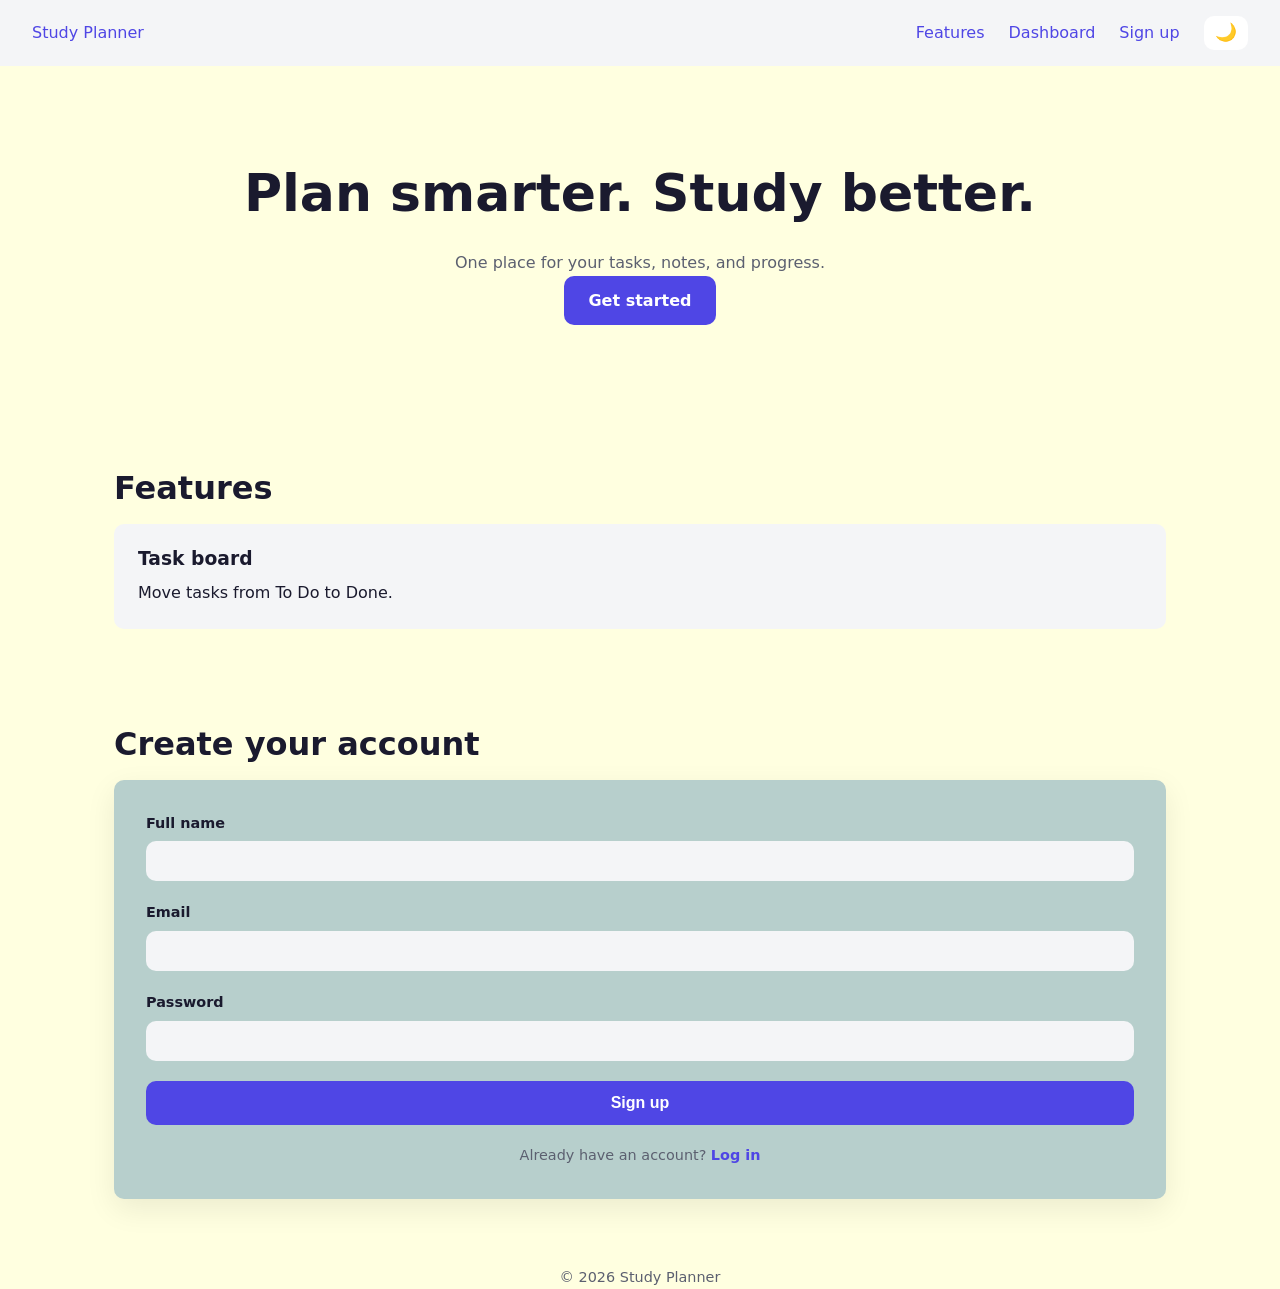
<file: index.html>
<!DOCTYPE html>
<html lang="en">
<head>
  <meta charset="UTF-8" />
  <meta name="viewport" content="width=device-width, initial-scale=1.0" />
  <meta name="description" content="Plan your studies, track tasks, and take notes in one place." />
  <title>Study Planner</title>
  <link rel="stylesheet" href="css/styles.css" />
</head>
<body>
  <header>
    <a href="index.html">Study Planner</a>
    <nav aria-label="Main navigation">
      <ul>
        <li><a href="#features">Features</a></li>
        <li><a href="dashboard.html">Dashboard</a></li>
        <li><a href="#signup">Sign up</a></li>
      </ul>
      <button id="theme-toggle" type="button" aria-label="Toggle dark mode">🌙</button>
    </nav>
  </header>

  <main class="auth-page">
    <section id="hero">
      <h1>Plan smarter. Study better.</h1>
      <p>One place for your tasks, notes, and progress.</p>
      <a href="#signup">Get started</a>
    </section>

    <section id="features">
      <h2>Features </h2>
      <article>
        <h3>Task board</h3>
        <p>Move tasks from To Do to Done.</p>
      </article>
      <!-- add 2 more articles: Notes, Progress charts -->
    </section>

    <section id="signup">
      <h2>Create your account </h2>
      <form class="signup-form" action="#" method="post">


    <div class="form-group">
      <label for="name">Full name</label>
      <input type="text" id="name" name="name" required />
    </div>

    <div class="form-group">
      <label for="email">Email</label>
      <input type="email" id="email" name="email" required />
    </div>

    <div class="form-group">
      <label for="password">Password</label>
      <input type="password" id="password" name="password" minlength="8" required />
    </div>

    <button type="submit" class="btn">Sign up</button>
    <p class="form-footer">Already have an account? <a href="login.html">Log in</a></p>
  </form>
    </section>
  </main>

  <footer class="form-footer">
    <p>&copy; 2026 Study Planner</p>
  </footer>
</body>

<script src="js/script.js"></script>
<script type="module" src="js/dashboard.js"></script>
</html>
</file>
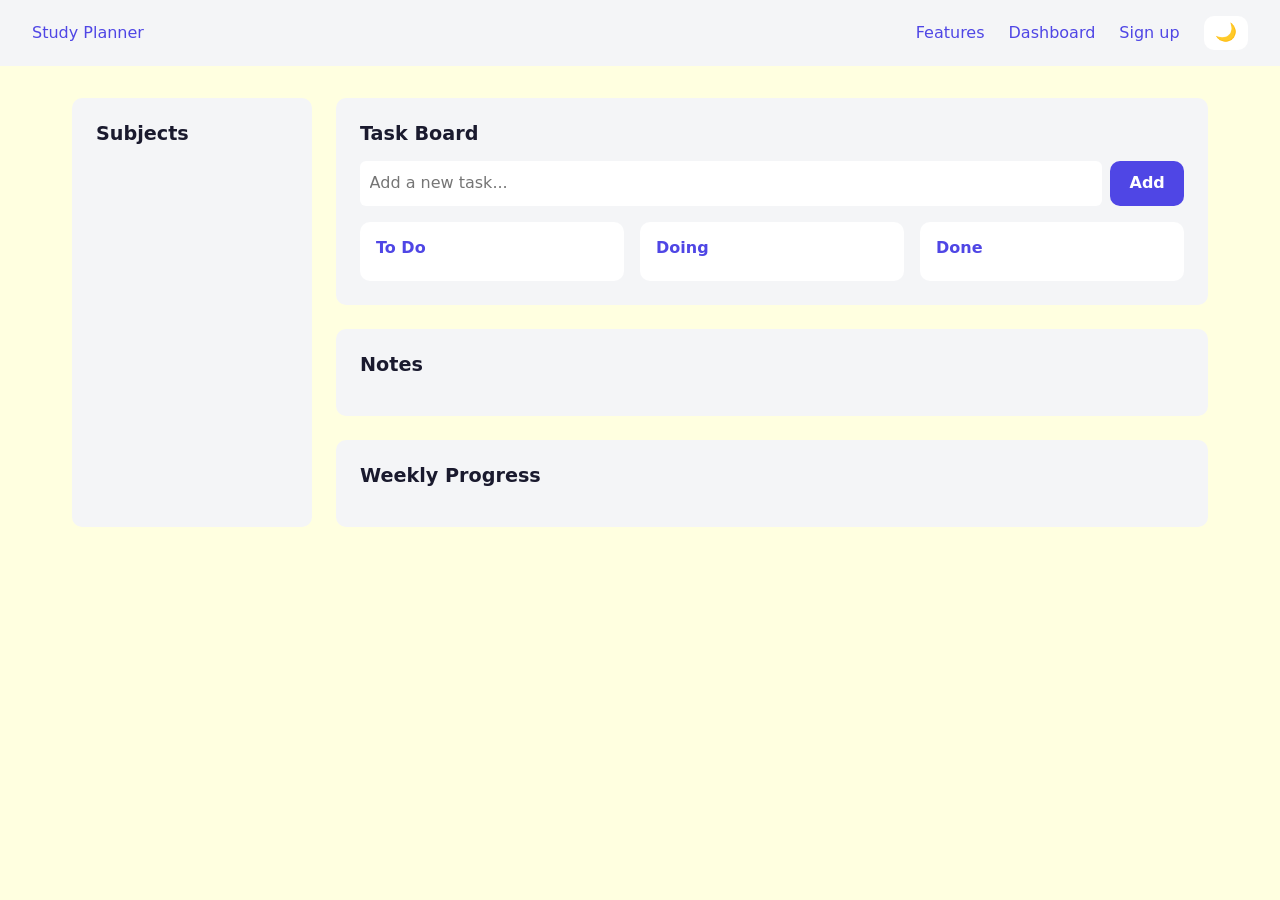
<file: dashboard.html>
<!DOCTYPE html>
<html lang="en">
<head>
  <meta charset="UTF-8" />
  <meta name="viewport" content="width=device-width, initial-scale=1.0" />
  <meta name="description" content="Plan your studies, track tasks, and take notes in one place." />
  <title>Study Planner</title>
  <link rel="stylesheet" href="css/styles.css" />
</head>
<body>
  <header>
    <a href="index.html">Study Planner</a>
    <nav aria-label="Main navigation">
      <ul>
        <li><a href="#features">Features</a></li>
        <li><a href="dashboard.html">Dashboard</a></li>
        <li><a href="#signup">Sign up</a></li>
      </ul>
      <button id="theme-toggle" type="button" aria-label="Toggle dark mode">🌙</button>
    </nav>
</header> 

<main class="dashboard">
  <aside aria-label="Subjects">
    <h2>Subjects</h2>
    <!-- TODO 1 -->
  </aside>

  <section id="tasks">
    <h2>Task Board</h2>
    <form id="task-form">
  <label for="task-input" class="visually-hidden">New task</label>
  <input id="task-input" type="text" placeholder="Add a new task..." required />
  <button type="submit">Add</button>
</form>
  <article data-status="todo">
    <h3>To Do</h3>
    <ul>
      <!-- Tasks will be populated by JavaScript -->
    </ul>
  </article>

  <article data-status="doing">
    <h3>Doing</h3>
  </article>

  <article data-status="done">
    <h3>Done</h3>    
  </article>
  </section>

  <section id="notes">
    <h2>Notes</h2>
    <!-- TODO 3 -->
  </section>

  <section id="progress">
    <h2>Weekly Progress</h2>
    <!-- TODO 4 -->
  </section>
</main>

</body>

<script src="js/script.js"></script>

</html>
</file>
<file: css/styles.css>
*, *::before, *::after {
  box-sizing: border-box;
}

:root {
  --bg: #ffffff;
  --surface: #f4f5f7;
  --text: #1a1a2e;
  --muted: #5c6070;
  --primary: #4f46e5;
  --primary-hover: #4338ca;
  --radius: 10px;
  --max-width: 1100px;
}

:root[data-theme="dark"] {
  /* --bg: #121212;  0f1115 */
  --surface: #181b22;
  --text: #e8eaf0;
  --muted: #98a2b3;
  --primary: #818cf8;
  --border: #2a2f3a;
   background-color: #121212;
} 
#theme-toggle {
  padding: 0.4rem 0.7rem;
  font-size: 1.1rem;
  background: var(--bg);
  border: 1px solid var(--border);
  border-radius: var(--radius);
  cursor: pointer;
}



nav {
    display: flex;
  align-items: center;
  gap: 1.5rem;
}
/* 
nav ul {
  display: flex;
  gap: 1.5rem;
} */

nav a:hover {
  color: var(--primary);
}


*, *::before, *::after { box-sizing: border-box; margin: 0;}

body {
  margin: 0;
  font-family: system-ui, -apple-system, "Segoe UI", Roboto, sans-serif;
  line-height: 1.6;
  color: var(--text);
  background: var(--bg);
  background-color: lightyellow;
}

h1, h2, h3 { line-height: 1.2; margin: 0 0 0.5em; }
h1 { font-size: clamp(2rem, 5vw, 3.25rem); }
h2 { font-size: clamp(1.5rem, 3vw, 2rem); }

a { color: var(--primary); text-decoration: none; }
a:hover { text-decoration: underline; }

img { max-width: 100%; display: block; }

header {
  display: flex;
  justify-content: space-between;
  align-items: center;
  padding: 1rem 2rem;
  background: var(--surface);
}

header nav ul {
  display: flex;
  gap: 1.5rem;
  list-style: none;
  margin: 0;
  padding: 0;
}

#hero {
  display: flex;
  flex-direction: column;
  align-items: center;
  text-align: center;
  padding: 6rem 1.5rem;
  max-width: var(--max-width);
  margin: 0 auto;
}

#hero p { color: var(--muted); max-width: 55ch; }

.btn, #hero a {
  display: inline-block;
  padding: 0.75rem 1.5rem;
  background: var(--primary);
  color: #fff;
  border: none;
  border-radius: var(--radius);
  font-weight: 600;
  cursor: pointer;
}

.btn:hover, #hero a:hover { background: var(--primary-hover); text-decoration: none; }

#features {
  max-width: var(--max-width);
  margin: 0 auto;
  padding: 3rem 1.5rem;
}

#features .cards {
  display: flex;
  flex-wrap: wrap;
  gap: 1.5rem;
}

#features article {
  flex: 1 1 280px;
  padding: 1.5rem;
  background: var(--surface);
  border-radius: var(--radius);
}

#signup {
  max-width: var(--max-width);
  margin: 0 auto;
  padding: 3rem 1.5rem;
}

.signup-form {
      width: 100%;
  max-width: var(--max-width);
  background: rgb(183, 207, 204);
  padding: 2rem;
  border-radius: var(--radius);
  box-shadow: 0 10px 30px rgba(0, 0, 0, 0.08);
}

.form-group { margin-bottom: 1.25rem; }

.form-group label {
  display: block;
  margin-bottom: 0.4rem;
  font-size: 0.9rem;
  font-weight: 600;
}

.form-group input {
  width: 100%;
  padding: 0.7rem 0.9rem;
  font-size: 1rem;
  border: 1px solid var(--border);
  border-radius: var(--radius);
  background: var(--surface);
  color: var(--text);
  transition: border-color 0.2s, box-shadow 0.2s;
}

.form-group input:focus {
  outline: none;
  border-color: var(--primary);
  box-shadow: 0 0 0 3px rgba(79, 70, 229, 0.2);
}

/* Show red only after the user has typed something invalid */
.form-group input:not(:placeholder-shown):invalid {
  border-color: #dc2626;
}

.btn {
  width: 100%;
  padding: 0.8rem;
  font-size: 1rem;
  font-weight: 600;
  color: #fff;
  background: var(--primary);
  border: none;
  border-radius: var(--radius);
  cursor: pointer;
  transition: background 0.2s, transform 0.1s;
}

.btn:hover { background: var(--primary-hover); }
.btn:active { transform: scale(0.98); }
.btn:focus-visible { outline: 3px solid rgba(79, 70, 229, 0.4); outline-offset: 2px; }

.form-footer {
  margin: 1.20rem 0 0;
  text-align: center;
  font-size: 0.9rem;
  color: var(--muted);
}

.form-footer a { color: var(--primary); text-decoration: none; font-weight: 600; }
.form-footer a:hover { text-decoration: underline; }




/* ---------- Dashboard layout (Grid) ---------- */
.dashboard {
  display: grid;
  grid-template-columns: 240px 1fr;
  grid-template-areas:
    "sidebar tasks"
    "sidebar notes"
    "sidebar progress";
  gap: 1.5rem;
  padding: 2rem;
  max-width: 1200px;
  margin: 0 auto;
}

.dashboard > aside {
  grid-area: sidebar;
}
#tasks {
  grid-area: tasks;
}
#notes {
  grid-area: notes;
}
#progress {
  grid-area: progress;
}

/* Cards: shared look for every dashboard block */
.dashboard > aside,
.dashboard > section {
  padding: 1.5rem;
  background: var(--surface);
  border: 1px solid var(--border);
  border-radius: var(--radius);
}

.dashboard h2 {
  margin-bottom: 1rem;
  font-size: 1.2rem;
}

/* Sidebar subjects */
.dashboard aside li a {
  display: block;
  padding: 0.5rem 0.75rem;
  border-radius: var(--radius);
}

.dashboard aside li a:hover {
  background: var(--bg);
  color: var(--primary);
}

/* Task board: three equal columns */
#tasks {
  display: grid;
  grid-template-columns: repeat(3, 1fr);
  gap: 1rem;
}

#tasks > h2 {
  grid-column: 1 / -1; /* heading spans all columns */
  margin-bottom: 0;
}

#tasks article {
  padding: 1rem;
  background: var(--bg);
  border-radius: var(--radius);
}

#tasks article h3 {
  margin-bottom: 0.5rem;
  font-size: 1rem;
  color: var(--primary);
}

#tasks li {
  padding: 0.5rem 0.75rem;
  margin-bottom: 0.5rem;
  background: var(--surface);
  border: 1px solid var(--border);
  border-radius: 6px;
}

/* Notes form */
#notes form {
  display: flex;
  flex-direction: column;
  gap: 0.5rem;
}

#notes input,
#notes textarea {
  padding: 0.6rem;
  font: inherit;
  border: 1px solid var(--border);
  border-radius: 6px;
}

#notes textarea {
  min-height: 100px;
  resize: vertical;
}

#notes button {
  align-self: flex-start;
  padding: 0.6rem 1.2rem;
  font: inherit;
  font-weight: 600;
  color: #ffffff;
  background: var(--primary);
  border: none;
  border-radius: var(--radius);
  cursor: pointer;
}

#notes button:hover {
  background: var(--primary-dark);
}

/* Progress */
#progress progress {
  width: 100%;
  height: 12px;
}

/* ---------- Responsive ---------- */
@media (max-width: 768px) {
  .dashboard {
    grid-template-columns: 1fr;
    grid-template-areas:
      "sidebar"
      "tasks"
      "notes"
      "progress";
    padding: 1rem;
  }

  #tasks {
    grid-template-columns: 1fr;
  }

  header {
    flex-direction: column;
    gap: 0.5rem;
  }
}

/* end of dashboard styles */

/* ---------- Task interactions ---------- */
#task-form {
  grid-column: 1 / -1;
  display: flex;
  gap: 0.5rem;
}

#task-form input {
  flex: 1;
  padding: 0.6rem;
  font: inherit;
  color: var(--text);
  background: var(--bg);
  border: 1px solid var(--border);
  border-radius: 6px;
}

#task-form button {
  padding: 0.6rem 1.2rem;
  font: inherit;
  font-weight: 600;
  color: #ffffff;
  background: var(--primary);
  border: none;
  border-radius: var(--radius);
  cursor: pointer;
}

#tasks li {
  display: flex;
  justify-content: space-between;
  align-items: center;
  gap: 0.5rem;
}

.task-actions {
  display: flex;
  gap: 0.25rem;
}

.task-actions button {
  padding: 0.2rem 0.5rem;
  color: var(--text);
  background: var(--bg);
  border: 1px solid var(--border);
  border-radius: 4px;
  cursor: pointer;
}

.task-actions button:hover:not(:disabled) {
  border-color: var(--primary);
}

.task-actions button:disabled {
  opacity: 0.3;
  cursor: not-allowed;
}

.visually-hidden {
  position: absolute;
  width: 1px;
  height: 1px;
  overflow: hidden;
  clip: rect(0 0 0 0);
}

@media (max-width: 480px) {
  .signup-form { padding: 1.5rem; }
}
</file>
